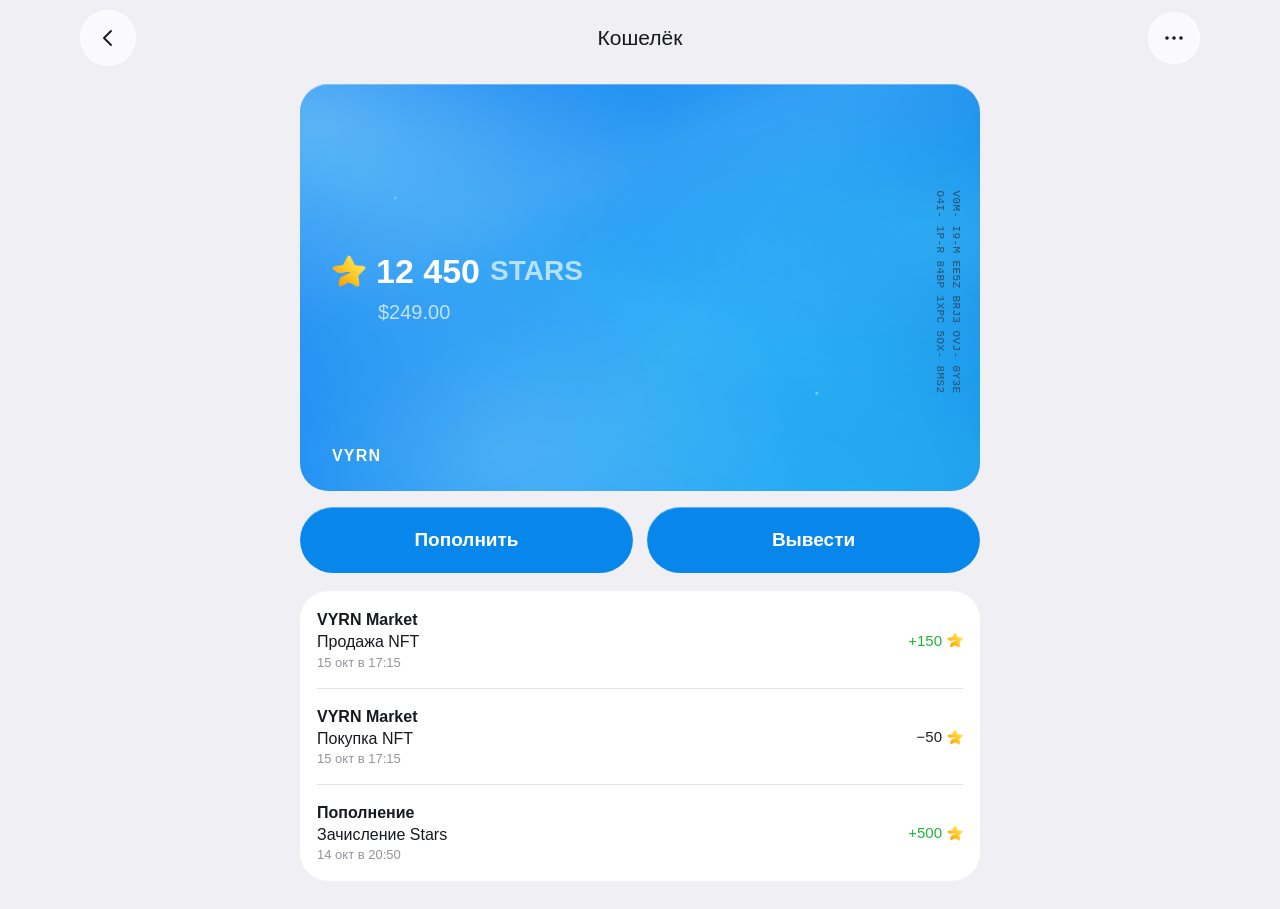
<file: wallet.html>
<!doctype html>
<html lang="ru">
<head>
  <meta charset="utf-8">
  <meta name="viewport" content="width=device-width, initial-scale=1">
  <meta name="theme-color" content="#f0eff4">
  <title>Деньги | VYRN</title>
  <link rel="stylesheet" href="style.css?v=wallet-steady-glints-20261018">
  <script src="https://telegram.org/js/telegram-web-app.js"></script>
  <script src="script.js?v=wallet-motion-20261018" defer></script>
</head>
<body class="wallet-screen">
  <header class="wallet-header">
    <a class="wallet-back" href="index.html#home" aria-label="Назад">
      <svg viewBox="0 0 24 24" aria-hidden="true"><path d="m15 5-7 7 7 7" /></svg>
    </a>
    <h1>Кошелёк</h1>
    <div class="wallet-header-actions">
      <button class="wallet-header-button is-more" type="button" aria-label="Ещё" aria-expanded="false" aria-controls="wallet-more-menu">
        <svg viewBox="0 0 24 24" aria-hidden="true"><circle cx="5" cy="12" r="1.8"/><circle cx="12" cy="12" r="1.8"/><circle cx="19" cy="12" r="1.8"/></svg>
      </button>
      <div class="wallet-more-menu" id="wallet-more-menu" hidden>
        <button class="wallet-menu-item wallet-transfer-action" type="button">
          <svg class="wallet-menu-icon" viewBox="0 0 24 24" aria-hidden="true"><path d="M3 8h17l-4-4m5 12H4l4 4"/></svg>
          <span>Перевести</span>
        </button>
        <button class="wallet-menu-item wallet-currency-toggle" type="button" aria-expanded="false" aria-controls="wallet-currency-options">
          <svg class="wallet-menu-icon" viewBox="0 0 24 24" aria-hidden="true"><circle cx="12" cy="12" r="9"/><path d="M3 12h18M12 3a15 15 0 0 1 0 18M12 3a15 15 0 0 0 0 18"/></svg>
          <span class="wallet-menu-copy">
            <span>Валюта</span>
            <span class="wallet-menu-current">USD</span>
          </span>
          <svg viewBox="0 0 24 24" aria-hidden="true"><path d="m6 9 6 6 6-6" /></svg>
        </button>
        <div class="wallet-currency-options" id="wallet-currency-options" hidden>
          <button class="wallet-currency-option is-selected" type="button" data-wallet-currency="usd" aria-pressed="true">USD</button>
          <button class="wallet-currency-option" type="button" data-wallet-currency="rub" aria-pressed="false">RUB</button>
        </div>
      </div>
    </div>
  </header>
  <main class="wallet-page">
    <section class="wallet-balance-card" aria-label="Баланс кошелька">
      <span class="wallet-card-spark wallet-spark-one" aria-hidden="true">✦</span>
      <span class="wallet-card-spark wallet-spark-two" aria-hidden="true">✦</span>
      <span class="wallet-card-spark wallet-spark-three" aria-hidden="true">✦</span>
      <span class="wallet-card-spark wallet-spark-four" aria-hidden="true">✦</span>
      <span class="wallet-card-spark wallet-spark-five" aria-hidden="true">✦</span>
      <div class="wallet-card-balance">
        <img src="stars.png" alt="" aria-hidden="true">
        <span class="wallet-balance-value" data-wallet-balance>12 450</span>
        <span class="wallet-currency">STARS</span>
      </div>
      <p class="wallet-balance-usd">$249,00</p>
      <span class="wallet-account-name"></span>
      <button class="wallet-card-network" type="button" aria-label="Скопировать адрес кошелька"></button>
    </section>
    <div class="wallet-actions" aria-label="Операции с кошельком">
      <button class="wallet-action" type="button">
        <span>Пополнить</span>
      </button>
      <button class="wallet-action" type="button">
        <span>Вывести</span>
      </button>
    </div>
    <section class="wallet-transactions" aria-label="История операций">
      <article class="wallet-transaction">
        <span class="wallet-transaction-avatar is-person" aria-hidden="true" hidden>
          <img class="wallet-transaction-avatar-image" alt="" hidden>
        </span>
        <div class="wallet-transaction-copy">
          <strong>VYRN Market</strong>
          <span>Продажа NFT</span>
          <time datetime="2026-10-15T17:15">15 окт в 17:15</time>
        </div>
        <span class="wallet-transaction-amount is-positive">+150 <img src="stars.png" alt="Stars"></span>
      </article>
      <article class="wallet-transaction">
        <span class="wallet-transaction-avatar is-person" aria-hidden="true" hidden>
          <img class="wallet-transaction-avatar-image" alt="" hidden>
        </span>
        <div class="wallet-transaction-copy">
          <strong>VYRN Market</strong>
          <span>Покупка NFT</span>
          <time datetime="2026-10-15T17:15">15 окт в 17:15</time>
        </div>
        <span class="wallet-transaction-amount">−50 <img src="stars.png" alt="Stars"></span>
      </article>
      <article class="wallet-transaction">
        <span class="wallet-transaction-avatar is-deposit" aria-hidden="true" hidden>
          <img class="wallet-transaction-avatar-image" alt="" hidden>
        </span>
        <div class="wallet-transaction-copy">
          <strong>Пополнение</strong>
          <span>Зачисление Stars</span>
          <time datetime="2026-10-14T20:50">14 окт в 20:50</time>
        </div>
        <span class="wallet-transaction-amount is-positive">+500 <img src="stars.png" alt="Stars"></span>
      </article>
    </section>
  </main>
  <div class="wallet-toast" role="status" aria-live="polite" hidden></div>
</body>
</html>
</file>
<file: style.css>
* {
  scrollbar-width: none;
  -ms-overflow-style: none;
}

*::-webkit-scrollbar {
  display: none;
  width: 0;
  height: 0;
}

:focus:not(:focus-visible) {
  outline: none !important;
  box-shadow: none !important;
}

html.has-pointer-focus :focus,
html.has-pointer-focus :focus-visible,
html.has-pointer-focus :focus-within {
  outline: none !important;
}

html.has-pointer-focus :focus,
html.has-pointer-focus :focus-visible {
  box-shadow: none !important;
}

body {
  margin: 0;
  min-height: 100vh;
  background: #f5f5f5;
  color: #ffffff;
  font-family: "SF Pro Display", "SF Pro Text", -apple-system, BlinkMacSystemFont, "Segoe UI", sans-serif;
}

.site-header {
  position: sticky;
  z-index: 20;
  top: 0;
  min-height: 56px;
  padding: 0 5vw;
  display: flex;
  align-items: center;
  justify-content: space-between;
  background: #f5f5f5;
}

.brand {
  color: #111318;
  font-size: 1.5rem;
  font-weight: 700;
  text-decoration: none;
}

.star-balance {
display: flex;
    align-items: center;
    gap: 6px;
    padding: 6px 10px 6px 6px;
    border-radius: 999px;
    background: rgba(255, 255, 255, 0.78);
    color: #202127;
    font-size: 15px;
    line-height: 1;
}

.star-balance span {
  font-family: "Inter", "SF Pro Text", sans-serif;
  font-size: 27px;
  font-weight: 600;
  letter-spacing: -0.5px;
  font-variant-numeric: tabular-nums;
}

.star-balance img {
  display: block;
  width: 20px;
  height: 20px;
  object-fit: contain;
}

#home {
  padding: 16px 16px calc(120px + env(safe-area-inset-bottom, 0px));
}

.welcome-hero {
  position: relative;
  display: flex;
  min-height: 0;
  max-width: 1120px;
  align-items: flex-start;
  box-sizing: border-box;
  margin: 0 auto;
  padding: 20px 24px 8px;
  overflow: hidden;
  border-radius: 24px;
  background:
    radial-gradient(ellipse at 76% 100%, rgba(255, 255, 255, 0.38), transparent 42%),
    radial-gradient(ellipse at 2% 0%, rgba(126, 159, 255, 0.3), transparent 46%),
    radial-gradient(circle at 56% 18%, rgba(255, 255, 255, 0.54) 0 1px, transparent 2px),
    radial-gradient(circle at 86% 28%, rgba(255, 255, 255, 0.46) 0 1px, transparent 2px),
    linear-gradient(115deg, #b5c4ff 0%, #dedbff 52%, #c4d9ff 100%);
}

.resource-panel {
  display: flex;
  flex-direction: column;
  gap: 12px;
  max-width: 1120px;
  box-sizing: border-box;
  margin: 14px auto 0;
  padding: 14px 18px;
  border: 1px solid rgba(255, 255, 255, 0.86);
  border-radius: 18px;
  background: rgba(255, 255, 255, 0.78);
  box-shadow: 0 10px 28px rgba(64, 78, 120, 0.08), inset 0 1px 0 #fff;
  color: #202127;
}

.resource-panel-header {
  display: flex;
  align-items: center;
  justify-content: space-between;
  gap: 12px;
}

.resource-panel-header h2 {
  margin: 0;
  font-size: 16px;
  font-weight: 600;
  line-height: 1.2;
}

.wallet-open {
  display: inline-flex;
  min-height: 36px;
  align-items: center;
  justify-content: center;
  padding: 0 16px;
  border: 0;
  border-radius: 10px;
  background: #287be8;
  color: #fff;
  font: inherit;
  font-size: 13px;
  font-weight: 600;
  cursor: pointer;
  text-decoration: none;
}

.wallet-open:focus-visible {
  outline: 2px solid #2586e8;
  outline-offset: 2px;
}

.resource-items {
  display: grid;
  grid-template-columns: 1fr 1fr 1.18fr;
}

.home-action-grid {
  display: grid;
  grid-template-columns: repeat(2, minmax(0, 1fr));
  gap: 12px;
  max-width: 800px;
  margin: 12px auto 0;
}

.home-action-card {
  display: flex;
  min-width: 0;
  min-height: 92px;
  align-items: center;
  gap: 12px;
  padding: 11px 12px;
  border: 1px solid #e3e8f0;
  border-radius: 16px;
  background: rgba(255, 255, 255, 0.72);
  color: #202733;
  font: inherit;
  text-align: left;
  cursor: pointer;
  transition: background-color 160ms ease, border-color 160ms ease, transform 160ms ease;
}

.home-action-icon {
  display: grid;
  width: 46px;
  height: 46px;
  flex: 0 0 46px;
  place-items: center;
  border-radius: 12px;
  color: #fff;
}

.home-action-icon.is-capsule { background: #895df0; }
.home-action-icon.is-upgrade { background: #3287f5; }
.home-action-icon.is-market { background: #10b98d; }
.home-action-icon.is-tournament { background: #ff9e26; }

.home-action-icon svg {
  width: 28px;
  height: 28px;
  fill: currentColor;
  stroke: none;
}

.home-action-icon.is-capsule svg {
  transform: rotate(45deg);
}

.home-action-copy {
  display: flex;
  min-width: 0;
  flex: 1 1 auto;
  flex-direction: column;
  gap: 4px;
}

.home-action-copy strong {
  font-size: 15px;
  font-weight: 600;
  line-height: 1.2;
}

.home-action-copy > span {
  color: #758196;
  font-size: 12px;
  line-height: 1.25;
}

.home-action-chevron {
  width: 16px;
  height: 16px;
  flex: 0 0 16px;
  margin-left: auto;
  fill: none;
  stroke: #8794a8;
  stroke-linecap: round;
  stroke-linejoin: round;
  stroke-width: 1.8;
}

.home-action-card:hover {
  border-color: #d4dce8;
  background: rgba(255, 255, 255, 0.94);
  transform: translateY(-2px);
}

.home-action-card:focus-visible {
  outline: 2px solid #2586e8;
  outline-offset: 2px;
}

.collection-panel {
  max-width: 1120px;
  margin: 16px auto 0;
  padding: 16px;
  border: 1px solid rgba(255, 255, 255, 0.88);
  border-radius: 24px;
  background: rgba(255, 255, 255, 0.78);
  box-shadow: 0 10px 28px rgba(64, 78, 120, 0.08), inset 0 1px 0 #fff;
  color: #17191f;
}

.collection-heading {
  display: flex;
  align-items: center;
  justify-content: space-between;
  gap: 12px;
  margin-bottom: 14px;
}

.collection-heading h2 {
  margin: 0;
  font-size: 22px;
  font-weight: 700;
  line-height: 1.1;
}

.collection-title-group {
  display: flex;
  min-width: 0;
  align-items: baseline;
  gap: 8px;
}

.collection-total {
  color: #858992;
  font-size: 13px;
  font-weight: 500;
  white-space: nowrap;
}

.collection-link {
  display: inline-flex;
  min-height: 34px;
  align-items: center;
  gap: 5px;
  padding: 0 10px 0 12px;
  border-radius: 999px;
  background: #e7edff;
  color: #202127;
  font-size: 14px;
  text-decoration: none;
  white-space: nowrap;
}

.collection-link svg {
  width: 16px;
  height: 16px;
  fill: none;
  stroke: currentColor;
  stroke-linecap: round;
  stroke-linejoin: round;
  stroke-width: 2;
}

.collection-link:focus-visible {
  outline: 2px solid #2586e8;
  outline-offset: 2px;
}

.collection-preview-grid {
  display: grid;
  grid-template-columns: repeat(3, minmax(0, 1fr));
  gap: 8px;
}

.collection-preview-grid img {
  display: block;
  width: 100%;
  aspect-ratio: 1;
  border-radius: 12px;
  object-fit: cover;
  background: #f0f2f4;
}

.daily-quests {
  position: relative;
  min-height: 222px;
  max-width: 1120px;
  box-sizing: border-box;
  margin: 16px auto 0;
  padding: 24px 32px;
  overflow: hidden;
  border: 1px solid rgba(255, 255, 255, 0.78);
  border-radius: 24px;
  background:
    radial-gradient(ellipse at 72% 100%, rgba(255, 255, 255, 0.48), transparent 45%),
    radial-gradient(ellipse at 0% 0%, rgba(255, 255, 255, 0.38), transparent 48%),
    linear-gradient(112deg, #d9ddff 0%, #ccd9ff 54%, #b9d3ff 100%);
  box-shadow: 0 10px 28px rgba(64, 78, 120, 0.08), inset 0 1px 0 rgba(255, 255, 255, 0.8);
  color: #111318;
}

.daily-quests-copy {
  position: relative;
  z-index: 2;
  width: 62%;
  max-width: 520px;
}

.daily-quests-badge {
  display: inline-flex;
  align-items: center;
  gap: 8px;
  margin: 0 0 16px;
  padding: 4px 10px 4px 5px;
  border-radius: 999px;
  background: rgba(255, 255, 255, 0.46);
  color: #222431;
  font-size: 14px;
  font-weight: 600;
}

.daily-quests-badge span {
  display: grid;
  width: 22px;
  height: 22px;
  place-items: center;
  border-radius: 50%;
  background: #3284f5;
  color: #fff;
  font-size: 13px;
}

.daily-quests h2 {
  max-width: 500px;
  margin: 0;
  color: #10131a;
  font-size: 26px;
  font-weight: 700;
  line-height: 1.12;
}

.daily-quests-action {
  display: inline-flex;
  min-height: 46px;
  align-items: center;
  justify-content: center;
  margin-top: 20px;
  padding: 0 24px;
  border: 0;
  border-radius: 999px;
  background: #1683f4;
  box-shadow: 0 8px 18px rgba(27, 107, 221, 0.18);
  color: #fff;
  font: inherit;
  font-size: 15px;
  font-weight: 600;
  cursor: pointer;
  transition: background-color 160ms ease, transform 160ms ease;
}

.daily-quests-action:hover {
  background: #0875e8;
  transform: translateY(-1px);
}

.daily-quests-action:focus-visible {
  outline: 2px solid #145ab8;
  outline-offset: 3px;
}

.daily-quests-art {
  position: absolute;
  z-index: 1;
  top: 0;
  right: 0;
  width: 46%;
  height: 100%;
  pointer-events: none;
}

.daily-quests-gem-effect {
  position: absolute;
  z-index: 0;
  top: -34px;
  right: 44px;
  width: 184px;
  height: 184px;
  object-fit: contain;
  opacity: 0.5;
}

.daily-clipboard {
  position: absolute;
  z-index: 2;
  top: 24px;
  right: 76px;
  display: flex;
  width: 142px;
  height: 164px;
  flex-direction: column;
  justify-content: center;
  gap: 13px;
  box-sizing: border-box;
  padding: 30px 15px 12px;
  border: 2px solid rgba(255, 255, 255, 0.82);
  border-radius: 18px;
  background: linear-gradient(145deg, #fff 0%, #e7edff 100%);
  box-shadow: 0 16px 28px rgba(64, 91, 177, 0.22), inset 0 1px 0 #fff;
  transform: rotate(9deg);
}

.daily-clipboard-clip {
  position: absolute;
  top: -11px;
  left: 50%;
  width: 48px;
  height: 22px;
  border: 4px solid #a9c9ff;
  border-radius: 8px;
  background: linear-gradient(180deg, #719eff, #3368e7);
  box-shadow: 0 3px 8px rgba(57, 100, 207, 0.25);
  transform: translateX(-50%);
}

.daily-check-row {
  display: flex;
  align-items: center;
  gap: 9px;
}

.daily-checkmark {
  width: 18px;
  height: 10px;
  flex: 0 0 auto;
  border-bottom: 5px solid #3778f5;
  border-left: 5px solid #3778f5;
  border-radius: 2px;
  transform: rotate(-45deg) translateY(-3px);
}

.daily-rule {
  width: 72%;
  height: 4px;
  border-radius: 999px;
  background: #b9c9f4;
}

.daily-check-row:nth-of-type(3) .daily-rule {
  width: 88%;
}

.daily-quests-timer {
  position: absolute;
  z-index: 3;
  right: 16px;
  bottom: 20px;
  display: inline-flex;
  min-height: 38px;
  align-items: center;
  gap: 7px;
  padding: 0 12px;
  border: 1px solid rgba(255, 255, 255, 0.9);
  border-radius: 999px;
  background: rgba(255, 255, 255, 0.88);
  box-shadow: 0 4px 12px rgba(64, 78, 120, 0.1);
  color: #22242a;
  font-size: 14px;
  font-weight: 650;
  font-variant-numeric: tabular-nums;
  white-space: nowrap;
}

.daily-quests-timer svg {
  width: 18px;
  height: 18px;
  fill: none;
  stroke: currentColor;
  stroke-linecap: round;
  stroke-linejoin: round;
  stroke-width: 2;
}

.resource-item {
  display: flex;
  min-width: 0;
  align-items: center;
  gap: 10px;
}

.resource-item + .resource-item {
  padding-left: 16px;
  border-left: 1px solid #e5e8f0;
}

.resource-icon {
  display: block;
  width: 32px;
  height: 32px;
  flex: 0 0 auto;
  object-fit: contain;
}

.resource-details {
  display: flex;
  min-width: 0;
  flex-direction: column;
  gap: 3px;
}

.resource-value {
  font-family: "Inter", "SF Pro Text", sans-serif;
  color: #22242a;
  font-size: 27px;
  font-weight: 600;
  letter-spacing: -0.5px;
  line-height: 1.1;
  white-space: nowrap;
  font-variant-numeric: tabular-nums;
}

.resource-balance-value {
  font-family: "Inter", "SF Pro Text", sans-serif;
  font-size: 27px;
  font-weight: 600;
  letter-spacing: -0.5px;
  font-variant-numeric: tabular-nums;
}

.resource-label {
  color: #777b86;
  font-size: 11px;
  line-height: 1.1;
  white-space: nowrap;
}

.energy-add {
  display: grid;
  width: 30px;
  height: 30px;
  flex: 0 0 auto;
  place-items: center;
  margin-left: auto;
  padding: 0;
  border: 0;
  border-radius: 50%;
  background: #e6efff;
  color: #202a3a;
  font: inherit;
  font-size: 20px;
  line-height: 1;
  cursor: pointer;
}

.energy-add:focus-visible {
  outline: 2px solid #2586e8;
  outline-offset: 2px;
}

.welcome-hero::before {
  position: absolute;
  z-index: 0;
  right: 0;
  bottom: 0;
  width: 100%;
  height: 100%;
  background: repeating-conic-gradient(
    from -18deg at 50% 50%,
    rgba(255, 255, 255, 0.34) 0deg 1deg,
    transparent 1deg 9deg
  );
  content: "";
  mask-image: radial-gradient(ellipse at 50% 50%, #000 0%, rgba(0, 0, 0, 0.78) 40%, transparent 78%);
  opacity: 0.72;
  pointer-events: none;
}

.welcome-copy {
  position: relative;
  z-index: 1;
  width: 50%;
  max-width: 390px;
}

.welcome-badge {
    display: inline-flex;
    align-items: center;
    gap: 6px;
    margin: 0 0 10px;
    padding: 7px 9px 7px 5px;
    border-radius: 999px;
    background: rgb(255 255 255 / 37%);
    color: #202127;
    font-size: 12px;
    font-weight: 600;
}

.welcome-badge span {
  display: grid;
  width: 17px;
  height: 17px;
  place-items: center;
  border-radius: 50%;
  background: #2586e8;
  color: #fff;
  font-size: 11px;
}

.welcome-hero h1 {
  max-width: 370px;
  margin: 0;
  color: #111318;
  font-size: 24px;
  font-weight: 750;
  line-height: 1.08;
}

.welcome-description {
  max-width: 350px;
  margin: 9px 0 0;
  color: #202127;
  font-size: 14px;
  line-height: 1.22;
}

.welcome-action {
  position: absolute;
  z-index: 2;
  left: 24px;
  bottom: 20px;
  display: inline-flex;
  min-height: 40px;
  align-items: center;
  gap: 8px;
  padding: 0 15px;
  border: 0;
  border-radius: 999px;
  background: #fff;
  color: #17181c;
  font: inherit;
  font-size: 14px;
  cursor: pointer;
}

.welcome-action svg {
  width: 15px;
  height: 15px;
  fill: currentColor;
}

.welcome-action:focus-visible {
  outline: 2px solid #2586e8;
  outline-offset: 3px;
}

.welcome-art {
  position: absolute;
  z-index: 1;
  top: 50%;
  right: 5%;
  width: 48%;
  height: 110%;
  object-fit: contain;
  object-position: center right;
  transform: translateY(-50%);
}

@media (max-width: 560px) {
  #home {
    padding: 12px 12px calc(120px + env(safe-area-inset-bottom, 0px));
  }

  .welcome-hero {
    min-height: 0;
    padding: 8px 16px 6px;
    border-radius: 20px;
  }

  .welcome-copy {
    width: 50%;
  }

  .welcome-badge {
    gap: 5px;
    margin-bottom: 8px;
    padding-right: 7px;
    font-size: 11px;
  }

  .welcome-badge span {
    width: 16px;
    height: 16px;
  }

  .welcome-hero h1 {
        font-size: 18px;
        line-height: 1.05;
      margin-top: 0;
  }

  .welcome-description {
      margin: 8px 0 0;
        font-size: 12.4px;
        line-height: 1.15;
  }

  .welcome-action {
    left: 16px;
    bottom: 16px;
    min-height: 38px;
    gap: 6px;
    padding: 0 12px;
    font-size: 13px;
  }

  .welcome-art {
    right: 5%;
    width: 48%;
    height: 100%;
  }

  .resource-panel {
    gap: 10px;
    padding: 10px;
    border-radius: 16px;
  }

  .resource-items {
    grid-template-columns: 1fr 1fr 1.16fr;
  }

  .resource-panel-header h2 {
    font-size: 15px;
  }

  .wallet-open {
    min-height: 32px;
    padding: 0 14px;
  }

  .home-action-grid {
    gap: 8px;
  }

  .home-action-card {
    min-height: 94px;
    gap: 9px;
    padding: 10px 9px;
    border-radius: 14px;
  }

  .home-action-icon {
    width: 44px;
    height: 44px;
    flex-basis: 44px;
    border-radius: 11px;
  }

  .home-action-icon svg {
    width: 24px;
    height: 24px;
  }

  .home-action-copy strong {
    font-size: 13px;
  }

  .home-action-copy > span {
    font-size: 11px;
  }

  .collection-panel {
    margin-top: 12px;
    padding: 12px;
    border-radius: 20px;
  }

  .collection-heading {
    margin-bottom: 10px;
  }

  .collection-heading h2 {
    font-size: 18px;
  }

  .collection-link {
    min-height: 30px;
    padding: 0 8px 0 10px;
    font-size: 12px;
  }

  .collection-preview-grid {
    gap: 6px;
  }

  .collection-preview-grid img {
    border-radius: 10px;
  }

  .collection-dot.is-active {
    width: 16px;
  }

  .daily-quests {
    min-height: 150px;
    margin-top: 12px;
    padding: 18px 16px;
    border-radius: 20px;
  }

  .daily-quests-copy {
    width: 61%;
  }

  .daily-quests-badge {
    gap: 6px;
    margin-bottom: 12px;
    padding-right: 8px;
    font-size: 11px;
  }

  .daily-quests-badge span {
    width: 19px;
    height: 19px;
    font-size: 11px;
  }

  .daily-quests h2 {
    font-size: 20px;
    line-height: 1.08;
  }

  .daily-quests-action {
    min-height: 40px;
    margin-top: 14px;
    padding: 0 14px;
    font-size: 12px;
  }

  .daily-quests-art {
    width: 48%;
  }

  .daily-quests-gem-effect {
    top: -4px;
    right: -4px;
    width: 124px;
    height: 124px;
    opacity: 0.38;
  }

  .daily-clipboard {
    top: 26px;
    right: 24px;
    width: 102px;
    height: 128px;
    gap: 10px;
    padding: 24px 11px 8px;
    border-radius: 14px;
  }

  .daily-clipboard-clip {
    width: 40px;
    height: 19px;
  }

  .daily-check-row {
    gap: 7px;
  }

  .daily-checkmark {
    width: 13px;
    height: 8px;
    border-width: 0 0 4px 4px;
  }

  .daily-rule {
    height: 3px;
  }

  .daily-quests-timer {
    right: 9px;
    bottom: 12px;
    min-height: 32px;
    gap: 5px;
    padding: 0 9px;
    font-size: 11px;
  }

  .daily-quests-timer svg {
    width: 15px;
    height: 15px;
  }


  .resource-item + .resource-item {
    padding-left: 8px;
  }

  .resource-icon {
    width: 24px;
    height: 24px;
  }

  .resource-value {
    font-size: 16px;
  }

  .resource-balance-value {
    font-size: 16px;
  }

  .resource-label {
    font-size: 9px;
  }

  .energy-add {
    width: 22px;
    height: 22px;
    font-size: 16px;
  }

  .resource-item-timer {
    gap: 5px;
  }

  .resource-item-timer .resource-value {
    font-size: 16px;
  }

  .star-balance span {
    font-size: 16px;
  }
}

@media (max-width: 430px) {
  .resource-balance-value {
    font-size: 16px;
  }
}

@media (max-width: 360px) {
  .daily-quests-copy {
    width: 57%;
  }

  .daily-quests h2 {
    font-size: 18px;
  }

  .daily-clipboard {
    right: 10px;
  }

  .home-action-grid {
    gap: 6px;
  }

  .home-action-card {
    min-height: 90px;
    gap: 7px;
    padding: 8px 7px;
  }

  .home-action-icon {
    width: 38px;
    height: 38px;
    flex-basis: 38px;
    border-radius: 10px;
  }

  .home-action-icon svg {
    width: 21px;
    height: 21px;
  }

  .home-action-copy strong {
    font-size: 12px;
  }

  .home-action-copy > span {
    font-size: 10px;
  }

  .home-action-chevron {
    width: 13px;
    height: 13px;
    flex-basis: 13px;
  }

  .resource-balance-value {
    font-size: 16px;
  }

  .resource-item-timer .resource-value {
    font-size: 14px;
  }

  .resource-item-energy .resource-value,
  .star-balance span {
    font-size: 14px;
  }

  .resource-item-timer .resource-label {
    max-width: 68px;
    font-size: 8px;
    white-space: normal;
    line-height: 1.05;
  }
}

.bottom-nav {
    position: fixed;
  z-index: 1000;
    right: 50%;
    bottom: calc(env(safe-area-inset-bottom, 0px) + 14px);
    display: grid;
    grid-template-columns: repeat(5, minmax(0, 1fr));
    width: min(460px, calc(100% - 32px));
    transform: translateX(50%);
    border: 1px solid rgba(255, 255, 255, 0.82);
    border-radius: 99px;
    background: rgba(255, 255, 255, 0.58);
    box-shadow: 0 10px 32px rgba(25, 35, 45, 0.14), inset 0 1px 0 rgba(255, 255, 255, 0.9);
    -webkit-backdrop-filter: blur(24px) saturate(180%);
    backdrop-filter: blur(24px) saturate(180%);
}

.nav-indicator {
  position: absolute;
  z-index: 0;
  top: 4px;
  bottom: 4px;
  left: 7px;
  width: var(--indicator-width, 0px);
  border-radius: 30px;
  background: rgba(215, 215, 215, 0.72);
  box-shadow: none;
  -webkit-backdrop-filter: blur(14px) saturate(180%);
  backdrop-filter: blur(14px) saturate(180%);
  pointer-events: none;
  transition: left 650ms cubic-bezier(0.2, 0.8, 0.2, 1);
}

.nav-indicator.is-moving {
  animation: liquid-stretch 680ms cubic-bezier(0.2, 0.8, 0.2, 1);
}

.bottom-nav.is-initializing .nav-indicator {
  transition: none;
  animation: none;
}

.bottom-nav.is-route-transitioning .nav-indicator {
  transition-duration: 320ms;
}

.bottom-nav.is-route-transitioning .nav-indicator.is-moving {
  animation-duration: 320ms;
}

@keyframes liquid-stretch {
  0%,
  100% {
    transform: scale(1, 1);
  }

  24% {
    transform: scale(1.34, 0.76);
  }

  54% {
    transform: scale(0.84, 1.2);
  }

  78% {
    transform: scale(1.08, 0.94);
  }
}

@keyframes reduced-liquid-stretch {
  0%,
  100% {
    transform: scale(1, 1);
  }

  50% {
    transform: scale(1.1, 0.94);
  }
}

.nav-button {
  position: relative;
  z-index: 1;
  display: flex;
  min-width: 0;
  min-height: 56px;
  flex-direction: column;
  align-items: center;
  justify-content: center;
  gap: 4px;
  border: 0;
  border-radius: 99px;
  background: transparent;
  color: #48494b;
  font: inherit;
  cursor: pointer;
  text-decoration: none;
  -webkit-tap-highlight-color: transparent;
}

.nav-button svg {
  width: 21px;
  height: 21px;
  fill: none;
  stroke: currentColor;
  stroke-linecap: round;
  stroke-linejoin: round;
  stroke-width: 1.8;
}

.nav-button span {
  overflow: hidden;
  max-width: 100%;
  font-size: 11px;
  line-height: 1.2;
  text-overflow: ellipsis;
  white-space: nowrap;
}

.nav-button.is-active {
  background: transparent;
  color: #2481cc;
  box-shadow: none;
}

.nav-button:focus-visible {
  outline: 2px solid #2481cc;
  outline-offset: 2px;
}

body.chats-screen {
  min-height: 100vh;
  color: #17191f;
}

.chats-screen .site-header {
  box-shadow: none;
}

.chats-page {
  min-height: calc(100vh - 56px);
  padding: 0 0 calc(88px + env(safe-area-inset-bottom, 0px));
  box-sizing: border-box;
}

.chats-search-panel {
  width: min(100%, 720px);
  max-height: 0;
  box-sizing: border-box;
  margin: 0 auto;
  padding: 0 10px;
  overflow: hidden;
  opacity: 0;
  transform: translateY(-18px);
  transition: max-height 360ms cubic-bezier(0.2, 0.8, 0.2, 1), padding 360ms cubic-bezier(0.2, 0.8, 0.2, 1), opacity 220ms ease, transform 360ms cubic-bezier(0.2, 0.8, 0.2, 1);
}

.chats-page.is-search-open .chats-search-panel {
  max-height: 66px;
  padding-top: 10px;
  padding-bottom: 10px;
  opacity: 1;
  transform: translateY(0);
}

.chats-search {
  width: 100%;
}

.chat-list {
  width: min(100%, 720px);
  margin: 0 auto;
}

@media (prefers-reduced-motion: reduce) {
  .chats-search-panel {
    transition: max-height 180ms ease, padding 180ms ease, opacity 120ms ease, transform 180ms ease;
  }
}

.chat-row {
  display: flex;
  width: 100%;
  min-height: 67px;
  align-items: center;
  gap: 12px;
  padding: 7px 10px;
  border: 0;
  background: #f5f5f5;
  color: #17191f;
  font: inherit;
  text-align: left;
  cursor: pointer;
  -webkit-tap-highlight-color: transparent;
}

.chat-row:active {
  background: #f4f5f7;
}

.chat-row + .chat-row {
  position: relative;
}

.chat-row + .chat-row::before {
  position: absolute;
  top: 0;
  right: 10px;
  left: 74px;
  height: 1px;
  background: #dedede;
  content: "";
}

.chat-row:focus-visible {
  position: relative;
  z-index: 1;
  outline: 2px solid #2481cc;
  outline-offset: -2px;
}

.chat-avatar {
  display: grid;
  width: 52px;
  height: 52px;
  flex: 0 0 52px;
  place-items: center;
  overflow: hidden;
  border-radius: 50%;
  color: #fff;
  font-size: 23px;
  font-weight: 700;
}

.chat-avatar-image {
  display: block;
  width: 100%;
  height: 100%;
  object-fit: cover;
}

.avatar-1 { background: linear-gradient(145deg, #c0a38d, #33271f); }
.avatar-2 { background: #eef1f7; color: #f46b42; font-size: 31px; }
.avatar-3 { background: linear-gradient(145deg, #7f1730, #161d2c); }
.avatar-4 { background: linear-gradient(145deg, #d8d3d7, #635f67); }
.avatar-5 { background: linear-gradient(145deg, #f4c949, #9a5120); }
.avatar-6 { background: linear-gradient(145deg, #9b76db, #342c67); }
.avatar-7 { background: linear-gradient(145deg, #e9a6b5, #9a3f6e); }
.avatar-8 { background: linear-gradient(145deg, #8bbf8a, #326550); }
.avatar-9 { background: linear-gradient(145deg, #f2bb7b, #bb5935); }
.avatar-10 { background: linear-gradient(145deg, #5e9dc7, #293f79); }
.avatar-11 { background: linear-gradient(145deg, #f7d36d, #dc6340); }
.avatar-12 { background: linear-gradient(145deg, #e6a45e, #774325); }
.avatar-13 { background: linear-gradient(145deg, #627ed2, #253762); }
.avatar-14 { background: linear-gradient(145deg, #7bc6d6, #33739e); }
.avatar-15 { background: linear-gradient(145deg, #be8e65, #67432e); }
.avatar-favorites { background: linear-gradient(90deg, #67a3ff, #418cff); }
.avatar-favorites svg { width: 34px; height: 30px; fill: #fff; }

.chat-copy {
  display: flex;
  min-width: 0;
  min-height: 48px;
  flex: 1;
  flex-direction: column;
  justify-content: center;
  gap: 4px;
}

.chat-heading,
.chat-preview {
  display: flex;
  min-width: 0;
  align-items: center;
  justify-content: space-between;
  gap: 8px;
}

.chat-name {
  display: inline-flex;
  min-width: 0;
  align-items: center;
  gap: 4px;
  overflow: hidden;
  font-size: 15px;
  font-weight: 600;
  line-height: 1.25;
  text-overflow: ellipsis;
  white-space: nowrap;
}

.channel-verified {
  width: 22px;
  height: 22px;
  flex: 0 0 22px;
}

.channel-verified path:last-child {
  transform: translate(33px, 25px) scale(0.68);
  transform-box: fill-box;
  transform-origin: center;
}

.chat-name:has(.channel-verified) {
  gap: 1px;
}

.chat-time {
  flex: 0 0 auto;
  color: #969ba3;
  font-size: 12px;
  font-weight: 400;
  line-height: 1;
  white-space: nowrap;
}

.chat-message {
  min-width: 0;
  overflow: hidden;
  color: #969ba3;
  font-size: 14px;
  font-weight: 400;
  line-height: 1.25;
  text-overflow: ellipsis;
  white-space: nowrap;
}

.chat-side {
  flex: 0 0 auto;
  font-size: 12px;
}

.chat-unread,
.chat-muted-count {
  display: grid;
  min-width: 21px;
  height: 21px;
  box-sizing: border-box;
  place-items: center;
  padding: 0 6px;
  border-radius: 999px;
  color: #fff;
  font-size: 12px;
  line-height: 1;
}

.chat-unread {
  width: 22px;
  height: 22px;
  flex: 0 0 22px;
  padding: 0;
  border-radius: 50%;
  background: #36a9e8;
  text-align: center;
  font-variant-numeric: tabular-nums;
}
.chat-muted-count { background: #c5c8cd; }
.chat-heart { color: #e84d56; font-size: 18px; }

.chat-kind-icon {
  width: 15px;
  height: 15px;
  flex: 0 0 15px;
  fill: #17191f;
  stroke: #17191f;
  stroke-linecap: round;
  stroke-linejoin: round;
  stroke-width: 1.8;
}

.chat-group-icon { fill: none; }

.chat-verified {
  display: inline-grid;
  width: 15px;
  height: 15px;
  flex: 0 0 15px;
  place-items: center;
  border-radius: 50%;
  background: #38a9e8;
}

.chat-verified svg {
  width: 11px;
  height: 11px;
  fill: none;
  stroke: #fff;
  stroke-linecap: round;
  stroke-linejoin: round;
  stroke-width: 2;
}

.conversation-dialog {
  position: fixed;
  inset: 0;
  display: none;
  width: 100vw;
  height: 100vh;
  height: 100dvh;
  max-width: none;
  max-height: none;
  box-sizing: border-box;
  margin: 0;
  padding: 0;
  overflow: hidden;
  border: 0;
  background: transparent;
  color: #172123;
}

.conversation-dialog[open] {
  display: flex;
}

.conversation-dialog::backdrop {
  background: rgba(19, 28, 25, 0.3);
}

.conversation-screen,
.conversation-profile {
  position: relative;
  display: flex;
  width: 100%;
  height: 100%;
  height: 100dvh;
  min-height: 0;
  flex-direction: column;
  overflow: hidden;
  box-sizing: border-box;
}

.conversation-screen {
  isolation: isolate;
  background: url("chat_bg.png") center / cover no-repeat;
}

.conversation-screen[hidden],
.conversation-profile[hidden] {
  display: none;
}

.conversation-header {
  z-index: 1;
  display: grid;
  min-height: 76px;
  flex: 0 0 auto;
  grid-template-columns: 60px minmax(0, 1fr);
  align-items: center;
  gap: 8px;
  padding: calc(8px + env(safe-area-inset-top, 0px)) 12px 8px;
}

.conversation-back,
.conversation-profile-back,
.conversation-peer,
.conversation-actions,
.conversation-input-shell,
.conversation-attach,
.conversation-send {
  box-sizing: border-box;
  border: 1px solid rgba(255, 255, 255, 0.32);
  background: rgba(255, 255, 255, 0.78);
  box-shadow: 0 1px 3px rgba(25, 35, 45, 0.025), inset 0 1px 0 rgba(255, 255, 255, 0.36);
  -webkit-backdrop-filter: blur(5px) saturate(115%);
  backdrop-filter: blur(5px) saturate(115%);
}

.conversation-back,
.conversation-profile-back {
  display: grid;
  width: 60px;
  height: 60px;
  place-items: center;
  border-radius: 50%;
  color: #172123;
  cursor: pointer;
}

.conversation-back svg,
.conversation-profile-back svg {
  width: 28px;
  height: 28px;
  fill: none;
  stroke: currentColor;
  stroke-linecap: round;
  stroke-linejoin: round;
  stroke-width: 2.4;
}

.conversation-peer {
  display: flex;
  min-width: 0;
  height: 60px;
  align-items: center;
  gap: 10px;
  padding: 4px 12px 4px 4px;
  overflow: hidden;
  border-radius: 36px;
  color: #172123;
  font: inherit;
  text-align: left;
  cursor: pointer;
}

.conversation-avatar-slot,
.conversation-profile-avatar-slot {
  display: grid;
  flex: 0 0 auto;
  place-items: center;
}

.conversation-peer-avatar {
  width: 48px;
  height: 48px;
  flex: 0 0 48px;
  font-size: 22px;
}

.conversation-peer-copy {
  display: flex;
  min-width: 0;
  flex-direction: column;
  gap: 2px;
}

.conversation-peer-name {
  overflow: hidden;
  font-size: 21px;
  font-weight: 700;
  line-height: 1.1;
  text-overflow: ellipsis;
  white-space: nowrap;
}

.conversation-peer-name .channel-verified {
  width: 36px;
  height: 36px;
  flex-basis: 36px;
  vertical-align: middle;
  transform: translateY(-2px);
}

.conversation-peer-status {
  overflow: hidden;
  color: #7d8582;
  font-size: 14px;
  line-height: 1.2;
  text-overflow: ellipsis;
  white-space: nowrap;
}

.conversation-actions {
  display: flex;
  height: 60px;
  align-items: center;
  justify-content: space-evenly;
  border-radius: 32px;
}

.conversation-actions[hidden],
.conversation-attach[hidden],
.conversation-input-shell[hidden],
.conversation-send[hidden] {
  display: none;
}

.conversation-actions button,
.conversation-gif,
.conversation-attach,
.conversation-send {
  display: grid;
  flex: 0 0 auto;
  place-items: center;
  padding: 0;
  border: 0;
  background: transparent;
  color: #263436;
  cursor: pointer;
}

.conversation-actions button {
  width: 40px;
  height: 60px;
}

.conversation-actions svg {
  width: 23px;
  height: 23px;
  fill: none;
  stroke: currentColor;
  stroke-linecap: round;
  stroke-linejoin: round;
  stroke-width: 2;
}

.conversation-actions .btn-menu-item-icon {
  display: grid;
  width: 28px;
  height: 27px;
  place-items: center;
}

.conversation-actions .btn-menu-item-icon svg {
  width: 28px;
  height: 27px;
  stroke: #242424;
  stroke-width: 1.45;
}

.conversation-messages {
  position: relative;
  display: flex;
  box-sizing: border-box;
  min-height: 0;
  flex: 1;
  flex-direction: column;
  gap: 10px;
  margin-top: calc(-92px - env(safe-area-inset-top, 0px));
  padding: calc(104px + env(safe-area-inset-top, 0px)) 14px calc(96px + env(safe-area-inset-bottom, 0px));
  overflow-x: hidden;
  overflow-y: auto;
  scrollbar-width: none;
  -webkit-mask-image: linear-gradient(to bottom, transparent 0, rgba(0, 0, 0, 0.48) 52px, rgba(0, 0, 0, 0.86) 104px, #000 144px, #000 calc(100% - 144px), rgba(0, 0, 0, 0.86) calc(100% - 104px), rgba(0, 0, 0, 0.48) calc(100% - 52px), transparent 100%);
  mask-image: linear-gradient(to bottom, transparent 0, rgba(0, 0, 0, 0.48) 52px, rgba(0, 0, 0, 0.86) 104px, #000 144px, #000 calc(100% - 144px), rgba(0, 0, 0, 0.86) calc(100% - 104px), rgba(0, 0, 0, 0.48) calc(100% - 52px), transparent 100%);
}

.conversation-messages::-webkit-scrollbar {
  display: none;
}

.conversation-date {
  align-self: center;
  margin: 2px 0 6px;
  padding: 5px 11px;
  border-radius: 16px;
  background: rgba(77, 91, 67, 0.28);
  color: #fff;
  font-size: 12px;
  line-height: 1;
  text-transform: uppercase;
}

.conversation-message-list {
  display: flex;
  flex-direction: column;
  gap: 8px;
}

.conversation-message {
  display: flex;
  width: 100%;
  flex: 0 0 auto;
}

.conversation-message.is-incoming {
  justify-content: flex-start;
}

.conversation-message.is-outgoing {
  justify-content: flex-end;
}

.conversation-message.is-action-target {
  position: relative;
  z-index: 9;
}

.conversation-screen > .message-action-copy {
  position: fixed;
  z-index: 9;
  box-sizing: border-box;
  margin: 0;
  pointer-events: none;
  opacity: 1;
  transform: none;
  animation: none;
}

.message-action-copy .conversation-bubble {
  opacity: 1;
  transform: none;
  animation: none;
}

.conversation-bubble {
  display: flex;
  max-width: min(82%, 520px);
  flex-direction: column;
  gap: 3px;
  padding: 8px 10px 5px;
  border-radius: 14px;
  box-shadow: 0 1px 1px rgba(25, 40, 31, 0.12);
  color: #20282a;
  font-size: 16px;
  line-height: 1.3;
  overflow-wrap: anywhere;
}

.is-outgoing .conversation-bubble {
  -webkit-user-select: none;
  user-select: none;
}

.conversation-message.is-appearance-pending .conversation-bubble {
  opacity: 0;
  transform: translate3d(var(--message-origin-x, 0), var(--message-origin-y, 0), 0) scale(0.12);
}

.conversation-message.is-appearing .conversation-bubble {
  transform-origin: center;
  animation: conversation-message-enter 380ms cubic-bezier(0.18, 0.78, 0.22, 1) both;
}

.is-incoming .conversation-bubble {
  border-bottom-left-radius: 4px;
  background: rgba(255, 255, 255, 0.96);
}

.is-outgoing .conversation-bubble {
  border-bottom-right-radius: 4px;
  background: #e5ffc9;
}

.conversation-message-meta {
  display: flex;
  min-height: 14px;
  align-items: center;
  justify-content: flex-end;
  gap: 4px;
  color: #969f9d;
  font-size: 11px;
  line-height: 1;
}

.conversation-message-checks {
  display: inline-flex;
  width: 14px;
  height: 14px;
  flex: 0 0 14px;
  align-items: center;
  color: #42bd69;
}

.conversation-message.is-appearing .conversation-message-checks {
  transform-origin: center;
  animation: conversation-checks-enter 180ms ease-out 130ms both;
}

@keyframes conversation-message-enter {
  from {
    opacity: 0;
    transform: translate3d(var(--message-origin-x, 0), var(--message-origin-y, 0), 0) scale(0.12);
  }

  to {
    opacity: 1;
    transform: translate3d(0, 0, 0) scale(1);
  }
}

@keyframes conversation-checks-enter {
  from {
    opacity: 0;
    transform: scale(0.65);
  }

  to {
    opacity: 1;
    transform: scale(1);
  }
}

.conversation-message-checks svg {
  display: block;
  width: 14px;
  height: 14px;
  fill: none;
  stroke: currentColor;
  stroke-linecap: round;
  stroke-linejoin: round;
  stroke-width: 2;
}

.conversation-composer {
  position: absolute;
  z-index: 1;
  right: 0;
  bottom: 0;
  left: 0;
  display: flex;
  min-height: 64px;
  flex: 0 0 auto;
  align-items: center;
  gap: 8px;
  padding: 8px 12px calc(10px + env(safe-area-inset-bottom, 0px));
  background: transparent;
  -webkit-backdrop-filter: none;
  backdrop-filter: none;
}

.conversation-readonly {
  justify-content: center;
}

.conversation-readonly-notice {
  display: flex;
  min-width: 0;
  min-height: 48px;
  flex: 1;
  align-items: center;
  justify-content: center;
  gap: 8px;
  padding: 0 16px;
  border-radius: 999px;
  background: rgba(255, 255, 255, 0.82);
  color: #68736e;
  font-size: 14px;
}

.conversation-readonly-notice[hidden] {
  display: none;
}

.conversation-readonly-notice svg {
  width: 18px;
  height: 18px;
  flex: 0 0 18px;
  fill: none;
  stroke: currentColor;
  stroke-linecap: round;
  stroke-linejoin: round;
  stroke-width: 1.8;
}

.conversation-input-shell {
  display: flex;
  min-width: 0;
  height: 52px;
  flex: 1;
  align-items: center;
  gap: 0;
  padding: 0 14px;
  border-radius: 999px;
}

.conversation-input {
  min-width: 0;
  height: 48px;
  flex: 1;
  padding: 0;
  border: 0;
  outline: 0;
  background: transparent;
  color: #172123;
  font: inherit;
  font-size: 18px;
}

.conversation-input::placeholder {
  color: #969e9e;
}

.conversation-attach {
  width: 48px;
  height: 48px;
  border-radius: 50%;
  border: 1px solid rgba(255, 255, 255, 0.32);
  background: rgba(255, 255, 255, 0.78);
  box-shadow: 0 1px 3px rgba(25, 35, 45, 0.025), inset 0 1px 0 rgba(255, 255, 255, 0.36);
  color: #35413d;
  -webkit-backdrop-filter: blur(5px) saturate(115%);
  backdrop-filter: blur(5px) saturate(115%);
}

.conversation-attach svg {
  width: 27px;
  height: 27px;
  fill: currentColor;
  stroke: currentColor;
  stroke-linecap: round;
  stroke-linejoin: round;
  stroke-width: 3;
}

.conversation-send {
  width: 48px;
  height: 48px;
  flex: 0 0 48px;
  border-radius: 50%;
  border: 0;
  background: #1b92d1;
  box-shadow: 0 2px 5px rgba(27, 146, 209, 0.2);
  color: #fff;
}

.conversation-send svg {
  width: 28px;
  height: 28px;
  transform: translateY(0.3px);
  fill: currentColor;
  stroke: none;
}

.conversation-profile {
  background: #ebe5e5;
}

.message-action-scrim {
  position: fixed;
  z-index: 8;
  inset: 0;
  display: block;
  width: 100%;
  height: 100%;
  padding: 0;
  border: 0;
  background: rgba(16, 22, 29, 0.24);
  -webkit-backdrop-filter: blur(5px) brightness(0.7);
  backdrop-filter: blur(5px) brightness(0.7);
  cursor: default;
}

.message-action-scrim[hidden],
.message-action-menu[hidden] {
  display: none;
}

.message-action-menu {
  position: fixed;
  z-index: 10;
  width: min(180px, calc(100vw - 24px));
  box-sizing: border-box;
  padding: 5px;
  overflow: hidden;
  border: 1px solid rgba(255, 255, 255, 0.56);
  border-radius: 13px;
  background: rgba(255, 255, 255, 0.96);
  color: #202127;
  box-shadow: 0 8px 28px rgba(0, 0, 0, 0.24);
  -webkit-backdrop-filter: blur(14px) saturate(125%);
  backdrop-filter: blur(14px) saturate(125%);
  transform-origin: top center;
  animation: message-menu-enter 150ms ease-out both;
}

.message-delete-action {
  display: flex;
  width: 100%;
  min-height: 44px;
  align-items: center;
  gap: 10px;
  padding: 0 12px;
  border: 0;
  border-radius: 9px;
  background: transparent;
  color: #e5484d;
  font: inherit;
  font-size: 15px;
  font-weight: 600;
  text-align: left;
  cursor: pointer;
}

.message-delete-action:active {
  background: rgba(229, 72, 77, 0.1);
}

.message-delete-action svg {
  width: 19px;
  height: 19px;
  flex: 0 0 19px;
  fill: none;
  stroke: currentColor;
  stroke-linecap: round;
  stroke-linejoin: round;
  stroke-width: 1.8;
}

@keyframes message-menu-enter {
  from {
    opacity: 0;
    transform: translateY(-5px) scale(0.96);
  }

  to {
    opacity: 1;
    transform: translateY(0) scale(1);
  }
}

@media (prefers-reduced-motion: reduce) {
  .conversation-message.is-appearing .conversation-bubble {
    animation-duration: 180ms;
  }

  .conversation-message.is-appearing .conversation-message-checks {
    animation-duration: 120ms;
    animation-delay: 40ms;
  }
}

.profile-page.player-profile-page {
  width: 100%;
  height: 100%;
  min-height: 0;
  flex: 1 1 auto;
  padding: 56px 20px 32px;
  overflow-x: hidden;
  overflow-y: auto;
  overscroll-behavior: contain;
}

.player-profile-avatar-art {
  display: grid;
  width: 100%;
  height: 100%;
  place-items: center;
  border-radius: inherit;
  color: #fff;
  font-size: 42px;
  font-weight: 700;
}

.conversation-back:focus-visible,
.conversation-peer:focus-visible,
.conversation-actions button:focus-visible,
.conversation-gif:focus-visible,
.conversation-attach:focus-visible,
.conversation-send:focus-visible,
.conversation-profile-back:focus-visible {
  outline: 2px solid #2586e8;
  outline-offset: 2px;
}

@media (max-width: 420px) {
  .conversation-header {
    grid-template-columns: 60px minmax(0, 1fr);
    gap: 6px;
    padding-right: 8px;
    padding-left: 8px;
  }

  .conversation-back {
    width: 60px;
    height: 60px;
  }

  .conversation-peer {
    gap: 7px;
    padding-right: 8px;
  }

  .conversation-peer-name {
    font-size: 18px;
  }

  .conversation-peer-status {
    font-size: 12px;
  }

  .conversation-actions button {
    width: 34px;
    height: 60px;
  }

  .conversation-messages {
    padding-right: 10px;
    padding-left: 10px;
  }

  .conversation-composer {
    gap: 6px;
    padding-right: 8px;
    padding-left: 8px;
  }
}

.profile-page {
  position: relative;
  display: flex;
  min-height: 100vh;
  justify-content: center;
  align-items: flex-start;
  box-sizing: border-box;
  padding: 56px 20px 120px;
  text-align: center;
}

.profile-edit-button {
    position: absolute;
  z-index: 2;
    top: 18px;
    right: 20px;
    padding: 8px 15px;
    border: 1px solid #fff;
    border-radius: 99px;
    background: #f5f5f5;
    color: #48494b;
    font: inherit;
    font-size: 13px;
    cursor: pointer;
}

.market-screen {
  background: #f5f5f5;
  color: #17191f;
}

.market-page {
  max-width: 1120px;
  box-sizing: border-box;
  margin: 0 auto;
  padding: 24px 20px calc(112px + env(safe-area-inset-bottom, 0px));
}

.market-heading {
  margin: 0;
}

.market-heading h1 {
  margin: 0;
  color: #17191f;
  font-size: 28px;
  line-height: 1.15;
}

.market-tools {
  display: grid;
  grid-template-columns: minmax(180px, 1fr) minmax(170px, 0.58fr) minmax(190px, 0.68fr);
  gap: 10px;
}

.market-search,
.market-collection-select,
.market-sort-select {
  display: flex;
  min-width: 0;
  height: 46px;
  align-items: center;
  gap: 9px;
  box-sizing: border-box;
  padding: 0 13px;
  border: 1px solid #e4e5e9;
  border-radius: 999px;
  background: #fff;
  color: #696d76;
}

.market-search svg {
  width: 19px;
  height: 19px;
  flex: 0 0 auto;
  fill: none;
  stroke: currentColor;
  stroke-linecap: round;
  stroke-width: 1.8;
}

.market-search input,
.market-tools select {
  width: 100%;
  min-width: 0;
  border: 0;
  outline: 0;
  background: transparent;
  color: #24262c;
  font: inherit;
  font-size: 14px;
}

.market-tools select {
  height: 100%;
  cursor: pointer;
}

.market-search input::placeholder {
  color: #90939b;
}

.market-search:focus-within,
.market-collection-select:focus-within,
.market-sort-select:focus-within {
  outline: 2px solid #2586e8;
  outline-offset: 2px;
}

.market-grid {
  display: grid;
  grid-template-columns: repeat(4, minmax(0, 1fr));
  gap: 14px;
}

.market-card {
  min-width: 0;
  overflow: hidden;
  border: 1px solid #e6e7eb;
  border-radius: 12px;
  background: #fff;
  box-shadow: 0 3px 12px rgba(25, 35, 45, 0.035);
}

.market-card-image-frame {
  display: block;
  aspect-ratio: 1;
  overflow: hidden;
  background: #eceef3;
}

.market-card-image {
  display: block;
  width: 100%;
  height: 100%;
  object-fit: cover;
  transition: transform 180ms ease;
}

.market-card-image-frame:hover .market-card-image {
  transform: scale(1.025);
}

.market-card-content {
  padding: 12px;
}

.market-card-heading {
  display: flex;
  min-height: 34px;
  align-items: flex-start;
  justify-content: space-between;
  gap: 7px;
}

.market-card-name {
  min-width: 0;
  margin: 0;
  color: #202127;
  font-size: 14px;
  font-weight: 600;
  line-height: 1.3;
  text-decoration: none;
  overflow-wrap: anywhere;
}

.market-card-price {
  display: flex;
  min-height: 38px;
  flex-wrap: wrap;
  align-content: flex-start;
  align-items: center;
  gap: 2px 6px;
  padding-top: 2px;
  color: #252831;
}

.market-card-price-label {
  width: 100%;
  color: #858992;
  font-size: 11px;
  line-height: 1.2;
}

.market-card-price-value {
  font-size: 16px;
  font-weight: 650;
  font-variant-numeric: tabular-nums;
}

.market-card-price img {
  width: 17px;
  height: 17px;
  object-fit: contain;
}

.market-trade-nav {
  position: relative;
  display: flex;
  gap: 0;
  margin: 12px 0 16px;
  padding: 4px;
  border: 1px solid rgba(255, 255, 255, 0.82);
  border-radius: 999px;
  background: rgba(255, 255, 255, 0.58);
  box-shadow: 0 10px 32px rgba(25, 35, 45, 0.1), inset 0 1px 0 rgba(255, 255, 255, 0.9);
  -webkit-backdrop-filter: blur(24px) saturate(180%);
  backdrop-filter: blur(24px) saturate(180%);
}

.market-trade-indicator {
  position: absolute;
  z-index: 0;
  top: 4px;
  bottom: 4px;
  left: 4px;
  width: var(--market-indicator-width, calc(100% / 3));
  border-radius: 99px;
  background: rgba(215, 215, 215, 0.72);
  pointer-events: none;
  transition: left 650ms cubic-bezier(0.2, 0.8, 0.2, 1), width 650ms cubic-bezier(0.2, 0.8, 0.2, 1);
}

.market-trade-button {
  position: relative;
  z-index: 1;
  display: block;
  flex: 1;
  min-width: 0;
  min-height: 42px;
  padding: 0 12px;
  border: 0;
  border-radius: 999px;
  background: transparent;
  color: #626671;
  font: inherit;
  font-size: 14px;
  cursor: pointer;
  -webkit-tap-highlight-color: transparent;
}

.market-trade-button.is-active {
  color: #2481cc;
  font-weight: 600;
}

@media (prefers-reduced-motion: reduce) {
  .market-trade-indicator {
    transition-duration: 180ms;
  }
}

.market-trade-button:focus-visible {
  outline: 2px solid #2481cc;
  outline-offset: 1px;
}

.market-empty {
  margin: 30px 0;
  color: #777b84;
  font-size: 14px;
  text-align: center;
}

.market-empty[hidden] {
  display: none;
}

.profile-editor-dialog {
  position: fixed;
  inset: 0;
  width: 100vw;
  height: 100dvh;
  max-width: none;
  max-height: none;
  box-sizing: border-box;
  margin: 0;
  padding: 0;
  overflow: hidden;
  border: 0;
  background: #f5f5f5;
  color: #17171a;
}

.profile-editor-dialog::backdrop {
  background: rgba(25, 25, 32, 0.3);
}

.profile-editor-dialog[open] {
  animation: profile-editor-enter 280ms cubic-bezier(0.2, 0.8, 0.2, 1) both;
}

.profile-editor-dialog[open]::backdrop {
  animation: profile-editor-backdrop-enter 200ms ease-out both;
}

@keyframes profile-editor-enter {
  from {
    opacity: 0.65;
  }

  to {
    opacity: 1;
  }
}

@keyframes profile-editor-backdrop-enter {
  from {
    background: rgba(25, 25, 32, 0);
  }

  to {
    background: rgba(25, 25, 32, 0.3);
  }
}

@keyframes profile-editor-reduced-enter {
  from {
    opacity: 0.65;
  }

  to {
    opacity: 1;
  }
}

.profile-editor-form {
  position: relative;
  width: 100%;
  height: 100%;
}

.profile-editor-header {
  position: fixed;
  z-index: 3;
  inset: 0 0 auto;
  display: flex;
  align-items: flex-start;
  justify-content: space-between;
  box-sizing: border-box;
  padding: max(20px, env(safe-area-inset-top, 0px)) 17px 0;
  pointer-events: none;
}

.profile-editor-header button {
  min-width: 112px;
  height: 52px;
  padding: 0 18px;
  border: 1px solid rgba(255, 255, 255, 0.62);
  border-radius: 999px;
  background: rgba(255, 255, 255, 0.58);
  box-shadow: 0 5px 18px rgba(54, 54, 72, 0.06), inset 0 1px 0 rgba(255, 255, 255, 0.7);
  -webkit-backdrop-filter: blur(8px) saturate(120%);
  backdrop-filter: blur(8px) saturate(120%);
  color: #17171a;
  font: inherit;
  font-size: 17px;
  cursor: pointer;
  pointer-events: auto;
}

.profile-editor-save {
  font-weight: 750 !important;
}

.profile-editor-avatar {
  position: absolute;
  z-index: 2;
  top: 56px;
  left: 50%;
  display: grid;
  width: 112px;
  height: 112px;
  padding: 0;
  place-items: center;
  overflow: hidden;
  transform: translateX(-50%);
  border: 0;
  border-radius: 50%;
  background: transparent;
  color: transparent;
  cursor: default;
}

.profile-editor-avatar-image,
.profile-avatar-image {
  position: absolute;
  inset: 0;
  display: block;
  width: 100%;
  height: 100%;
  border-radius: inherit;
  object-fit: cover;
}

.profile-avatar {
  position: relative;
  overflow: hidden;
}

.profile-editor-scroll {
  position: relative;
  width: 100%;
  height: 100%;
  box-sizing: border-box;
  padding: max(205px, calc(env(safe-area-inset-top, 0px) + 187px)) 17px calc(32px + env(safe-area-inset-bottom, 0px));
  overflow-y: auto;
  overscroll-behavior: contain;
  scrollbar-width: none;
}

.profile-editor-scroll::-webkit-scrollbar {
  display: none;
}

.profile-editor-name-fields,
.profile-editor-about,
.profile-editor-birthday-row,
.profile-editor-settings {
  border-radius: 28px;
  background: #fff;
}

.profile-editor-name-fields {
  padding: 0 22px;
  overflow: hidden;
}

.profile-editor-name-fields label {
  display: block;
}

.profile-editor-name-fields label + label {
  border-top: 1px solid #e5e5e8;
}

.profile-editor-name-fields input {
  display: block;
  width: 100%;
  height: 67px;
  box-sizing: border-box;
  padding: 0;
  border: 0;
  outline: 0;
  background: transparent;
  color: #161619;
  font: inherit;
  font-size: 18px;
}

.profile-editor-name-fields input::placeholder,
.profile-editor-about textarea::placeholder {
  color: #c3c3c8;
  opacity: 1;
}

.profile-editor-hint {
  margin: 10px 22px 38px;
  color: #898990;
  font-size: 15px;
  line-height: 1.35;
  text-align: left;
}

.profile-editor-about {
  display: block;
  min-height: 68px;
  padding: 0 22px;
}

.profile-editor-about textarea {
  display: block;
  width: 100%;
  min-height: 68px;
  box-sizing: border-box;
  padding: 20px 0 12px;
  resize: none;
  border: 0;
  outline: 0;
  background: transparent;
  color: #161619;
  font: inherit;
  font-size: 18px;
}

.profile-editor-about-hint {
  margin-bottom: 40px;
}

.profile-editor-birthday-row {
  position: relative;
  display: flex;
  min-height: 72px;
  align-items: center;
  gap: 14px;
  padding: 0 19px;
  box-sizing: border-box;
}

.profile-editor-icon {
  display: grid;
  width: 40px;
  height: 40px;
  flex: 0 0 40px;
  place-items: center;
  border-radius: 11px;
  color: #fff;
  font-size: 22px;
  line-height: 1;
}

.profile-editor-icon svg {
  width: 23px;
  height: 23px;
  fill: none;
  stroke: currentColor;
  stroke-linecap: round;
  stroke-linejoin: round;
  stroke-width: 1.8;
}

.profile-editor-icon.is-birthday { background: #399cf0; }
.profile-editor-icon.is-phone { background: #4bd36c; }
.profile-editor-icon.is-username { background: #8272f5; }

.profile-editor-row-title {
  min-width: 0;
  color: #17171a;
  font-size: 17px;
  text-align: left;
}

.profile-editor-birthday-row input,
.profile-editor-setting-row input:not([type="checkbox"]):not([type="color"]) {
  min-width: 0;
  margin-left: auto;
  padding: 0;
  border: 0;
  outline: 0;
  background: transparent;
  color: #929298;
  font: inherit;
  font-size: 16px;
  text-align: right;
}

.profile-editor-birthday-row input {
  position: absolute;
  inset: 0 14px 0 auto;
  width: 150px;
  height: 100%;
  margin: 0;
  opacity: 0;
  cursor: pointer;
}

.profile-editor-birthday-value {
  margin-left: auto;
  color: #929298;
  font-size: 16px;
}

.profile-editor-birthday-hint {
  margin-top: 10px;
  margin-bottom: 40px;
}

.profile-editor-birthday-hint span {
  color: #3296ed;
}

.profile-editor-settings {
  padding: 0 19px;
  overflow: hidden;
}

.profile-editor-setting-row {
  position: relative;
  display: flex;
  min-height: 70px;
  align-items: center;
  gap: 14px;
}

.profile-editor-setting-row + .profile-editor-setting-row {
  border-top: 1px solid #e5e5e8;
}

.profile-editor-setting-row .profile-editor-row-title {
  flex: 1 1 auto;
  white-space: nowrap;
}

.profile-editor-setting-row input:not([type="checkbox"]):not([type="color"]) {
  width: 120px;
  flex: 0 1 42%;
}

.profile-editor-setting-row input::placeholder {
  color: #929298;
  opacity: 1;
}

.profile-editor-chevron {
  color: #b8b8bd;
  font-size: 25px;
  line-height: 1;
}

.profile-editor-error {
  margin: 0 12px 12px;
  color: #c62828;
  font-size: 14px;
  text-align: left;
}

.profile-editor-error[hidden] {
  display: none;
}

.visually-hidden {
  position: absolute;
  width: 1px;
  height: 1px;
  padding: 0;
  overflow: hidden;
  clip: rect(0, 0, 0, 0);
  white-space: nowrap;
  clip-path: inset(50%);
}

.profile-nft-tabs {
  position: relative;
  display: flex;
  width: min(100%, 340px);
  box-sizing: border-box;
  padding: 4px;
  border: 1px solid rgba(255, 255, 255, 0.82);
  border-radius: 999px;
  background: rgba(255, 255, 255, 0.58);
  box-shadow: 0 10px 32px rgba(25, 35, 45, 0.1), inset 0 1px 0 rgba(255, 255, 255, 0.9);
  -webkit-backdrop-filter: blur(24px) saturate(180%);
  backdrop-filter: blur(24px) saturate(180%);
  margin: 12px auto 0;
}

.profile-nft-indicator {
  position: absolute;
  z-index: 0;
  top: 4px;
  bottom: 4px;
  left: 4px;
  width: var(--profile-nft-indicator-width, calc(50% - 4px));
  border-radius: 99px;
  background: rgba(215, 215, 215, 0.72);
  pointer-events: none;
  transition: left 650ms cubic-bezier(0.2, 0.8, 0.2, 1), width 650ms cubic-bezier(0.2, 0.8, 0.2, 1);
}

.profile-nft-button {
  position: relative;
  z-index: 1;
  flex: 1;
  min-width: 0;
  min-height: 38px;
  padding: 8px 14px;
  border: 0;
  border-radius: 99px;
  background: transparent;
  color: #48494b;
  font: inherit;
  font-size: 13px;
  cursor: pointer;
}

.profile-nft-button.is-active {
  color: #2481cc;
  font-weight: 600;
}

@media (prefers-reduced-motion: reduce) {
  .profile-nft-indicator {
    transition-duration: 180ms;
  }
}

.profile-nft-grid {
  display: grid;
  grid-template-columns: repeat(3, minmax(0, 1fr));
  gap: 7px;
  margin-top: 12px;
}

.profile-nft-cell {
  display: block;
  width: 100%;
  padding: 0;
  aspect-ratio: 1;
  overflow: hidden;
  border: 1px solid #fff;
  border-radius: 14px;
  background: #f5f5f5;
  cursor: pointer;
}

.profile-nft-animation {
  display: block;
  width: 100%;
  height: 100%;
  background: #f5f5f5;
}

.profile-nft-animation svg,
.nft-modal-animation svg {
  display: block;
  width: 100%;
  height: 100%;
}

.profile-nft-animation.is-unavailable {
  display: grid;
  place-items: center;
  color: #48494b;
  font-size: 12px;
}

.profile-nft-preview {
  display: block;
  width: 100%;
  height: 100%;
  object-fit: cover;
}

.profile-nft-cell:focus-visible,
.nft-modal-close:focus-visible,
.nft-modal-confirm:focus-visible {
  outline: 2px solid #2481cc;
  outline-offset: 3px;
}

.nft-modal {
  position: fixed;
  inset: auto 14px 12px;
  width: min(420px, calc(100vw - 28px));
  max-width: none;
  max-height: min(88vh, 720px);
  margin: 0 auto;
  padding: 0;
  overflow: auto;
  border: 0;
  border-radius: 16px;
  background: #fff;
  color: #161616;
  box-shadow: 0 20px 60px rgba(0, 0, 0, 0.34);
}

.nft-modal::backdrop {
  background: rgba(0, 0, 0, 0.62);
  -webkit-backdrop-filter: blur(3px);
  backdrop-filter: blur(3px);
}

.nft-modal[open] {
  animation: nft-modal-enter 180ms ease-out both;
}

@keyframes nft-modal-enter {
  from {
    opacity: 0.8;
    transform: translateY(100%);
  }

  to {
    opacity: 1;
    transform: translateY(0);
  }
}

.nft-modal-art {
  position: relative;
  isolation: isolate;
  display: flex;
  min-height: 260px;
  flex-direction: column;
  align-items: center;
  justify-content: center;
  gap: 14px;
  padding: 24px 24px 0;
  overflow: hidden;
  background: transparent;
  color: #fff;
  text-align: center;
}

.nft-modal-backdrop[hidden] {
  display: none;
}

.nft-modal-backdrop {
  position: absolute;
  z-index: 0;
  inset: -4%;
  opacity: 0;
  filter: none;
  transform: none;
  pointer-events: none;
  transition: opacity 140ms ease-out;
}

.nft-modal-backdrop.is-ready,
.nft-modal-animation.is-ready {
  opacity: 1;
}

.nft-modal-backdrop svg {
  display: block;
  width: 100%;
  height: 100%;
}

.nft-modal-backdrop-preview {
  display: block;
  width: 100%;
  height: 100%;
  object-fit: cover;
}

.nft-modal-close {
  position: absolute;
  z-index: 2;
  top: 12px;
  right: 12px;
  display: grid;
  width: 36px;
  height: 36px;
  place-items: center;
  border: 0;
  border-radius: 50%;
  background: rgba(255, 255, 255, 0.12);
  color: #fff;
  cursor: pointer;
}

.nft-modal-close svg {
  width: 20px;
  height: 20px;
  fill: none;
  stroke: currentColor;
  stroke-linecap: round;
  stroke-width: 1.8;
}

.nft-modal-animation[hidden] {
  display: none;
}

.nft-modal-animation {
  position: absolute;
  z-index: 1;
  inset: 0;
  overflow: hidden;
  opacity: 0;
  transition: opacity 140ms ease-out;
}

.nft-modal-animation svg {
  width: 100%;
  height: 100%;
}

.nft-modal-preview {
  display: block;
  width: 100%;
  height: 100%;
  object-fit: cover;
}

.nft-modal-file {
  color: #2481cc;
  overflow-wrap: anywhere;
}

.nft-modal-heading h2 {
  position: relative;
  z-index: 1;
  margin: 0;
  font-size: 19px;
  line-height: 1.3;
}

.nft-modal-heading {
  position: relative;
  z-index: 2;
  align-self: stretch;
  width: calc(100% + 48px);
  box-sizing: border-box;
  margin-top: auto;
  margin-right: -24px;
  margin-left: -24px;
  padding: 44px 24px 0;
}

.nft-modal-heading::before {
  position: absolute;
  z-index: 0;
  inset: 0;
  background: linear-gradient(transparent, rgba(0, 0, 0, 0.66));
  content: '';
  opacity: 0;
  pointer-events: none;
  transition: opacity 140ms ease-out;
}

.nft-modal-art.is-ready .nft-modal-heading::before {
  opacity: 1;
}

.nft-modal-collection {
  position: relative;
  z-index: 1;
  margin: 6px 0 0;
  color: rgba(255, 255, 255, 0.68);
  font-size: 14px;
}

.nft-modal-details {
  padding: 12px 22px 22px;
}

.nft-modal-metadata {
  margin: 0;
  overflow: hidden;
  border: 1px solid #dedede;
  border-radius: 14px;
}

.nft-modal-metadata > div {
  display: grid;
  grid-template-columns: 108px minmax(0, 1fr);
}

.nft-modal-metadata > div + div {
  border-top: 1px solid #dedede;
}

.nft-modal-metadata dt,
.nft-modal-metadata dd {
  margin: 0;
  padding: 12px 13px;
  font-size: 13px;
  line-height: 1.35;
  overflow-wrap: anywhere;
}

.nft-modal-metadata dt {
  background: #f1f1f1;
}

.nft-modal-metadata dd {
  border-left: 1px solid #dedede;
}

.nft-modal-price {
  display: flex;
  align-items: center;
  gap: 6px;
}

.nft-modal-price-icon {
  width: 18px;
  height: 18px;
  flex: 0 0 auto;
  object-fit: contain;
}

.nft-modal-confirm {
  width: 100%;
  min-height: 46px;
  margin-top: 20px;
  border: 0;
  border-radius: 999px;
  background: #3ca6df;
  color: #fff;
  font: inherit;
  cursor: pointer;
}

.profile-edit-button:focus-visible,
.profile-nft-button:focus-visible {
  outline: 2px solid #2481cc;
  outline-offset: 2px;
}

.profile-content {
  width: min(100%, 460px);
  padding-bottom: var(--profile-avatar-content-shift, 0px);
}

.profile-summary {
  position: relative;
  display: flex;
  flex-direction: column;
  align-items: center;
  user-select: none;
  -webkit-user-select: none;
}

.profile-summary.is-expanded {
  width: var(--profile-viewport-width, 100vw);
  margin-left: calc((100% - var(--profile-viewport-width, 100vw)) / 2);
}

.profile-content > .profile-summary ~ * {
  transition: transform 280ms cubic-bezier(0.2, 0.8, 0.2, 1);
}

.profile-content > .profile-summary.is-expanded ~ * {
  transform: translateY(var(--profile-avatar-content-shift, 0px));
}

.profile-avatar {
  display: grid;
  flex: 0 0 auto;
  width: 112px;
  height: 112px;
  padding: 0;
  border: 0;
  place-items: center;
  box-sizing: border-box;
  border-radius: 50%;
  transform-origin: top center;
  background: transparent;
  color: transparent;
  font-family: inherit;
  cursor: pointer;
  transition: transform 280ms cubic-bezier(0.2, 0.8, 0.2, 1),
    border-radius 280ms cubic-bezier(0.2, 0.8, 0.2, 1), color 180ms ease;
  will-change: transform;
}

.profile-summary.is-expanded .profile-avatar {
  color: transparent;
}

.profile-summary.is-expanded .profile-name,
.profile-summary.is-expanded .profile-status {
  position: absolute;
  z-index: 1;
  left: 24px;
  margin: 0;
  color: #fff;
  text-align: left;
}

.profile-summary.is-expanded .profile-name {
  bottom: calc(44px - var(--profile-avatar-content-shift, 0px));
  font-size: 24px;
}

.profile-summary.is-expanded .profile-status {
  bottom: calc(18px - var(--profile-avatar-content-shift, 0px));
}

.profile-name {
    color: rgb(0 0 0);
  margin: 18px 0 0;
  font-size: 20px;
  line-height: 1.3;
}

.profile-status {
  display: flex;
  align-items: center;
  gap: 7px;
  margin: 8px 0 0;
  color: #535050;
  font-size: 14px;
}


.profile-details {
    margin-top: 30px;
    padding: 0 10px;
    border-radius: 18px;
    background: #fff;
    color: #000000;
    text-align: left;
}

.profile-detail {
  padding: 18px 0;
}

.profile-detail + .profile-detail {
  border-top: 1px solid #dedede;
}

.profile-detail-label {
  margin: 0;
  color: #777;
  font-size: 13px;
  font-weight: 400;
  line-height: 1.4;
}

.profile-detail-value {
  margin: -1px 0 0;
  color: #111;
  font-size: 15px;
  line-height: 1.45;
  overflow-wrap: anywhere;
}

@media (prefers-reduced-motion: reduce) {
  .profile-editor-dialog[open] {
    animation: profile-editor-reduced-enter 220ms ease-out both;
  }

  .profile-editor-dialog[open]::backdrop {
    animation-duration: 220ms;
  }

  .nav-indicator {
    transition-duration: 240ms;
  }

  .profile-avatar {
    transition-duration: 160ms;
  }

  .profile-content > .profile-summary ~ * {
    transition-duration: 160ms;
  }

  .profile-summary.is-expanded .profile-name,
  .profile-summary.is-expanded .profile-status {
    animation-duration: 120ms;
  }

  .nav-indicator.is-moving {
    animation: reduced-liquid-stretch 300ms ease-out;
  }

  .bottom-nav.is-route-transitioning .nav-indicator {
    transition-duration: 240ms;
  }

  .bottom-nav.is-route-transitioning .nav-indicator.is-moving {
    animation-duration: 240ms;
  }

}

@media (max-width: 900px) {
  .market-grid {
    grid-template-columns: repeat(3, minmax(0, 1fr));
  }
}

@media (max-width: 480px) {
  .site-header {
    min-height: 64px;
    padding: 0 1rem;
  }

  .market-page {
    padding: 0px 12px calc(112px + env(safe-area-inset-bottom, 0px));
  }

  .market-tools {
    grid-template-columns: repeat(2, minmax(0, 1fr));
    gap: 8px;
  }

  .market-search {
    grid-column: 1 / -1;
  }

  .market-grid {
    grid-template-columns: repeat(2, minmax(0, 1fr));
    gap: 10px;
  }

  .market-card-content {
    padding: 10px;
  }

  .market-card-heading {
    min-height: 40px;
  }

  .bottom-nav {
    width: calc(100% - 24px);
  }
}

.wallet-screen {
  min-height: 100vh;
  background: #f0eff4;
  color: #15171b;
}

.wallet-header {
  display: grid;
  width: min(1120px, calc(100% - 40px));
  min-height: 76px;
  grid-template-columns: 1fr auto 1fr;
  align-items: center;
  margin: 0 auto;
}

.wallet-header h1 {
  margin: 0;
  color: #17191d;
  font-size: 21px;
  font-weight: 500;
}

.wallet-back,
.wallet-header-button {
  display: grid;
  width: 54px;
  height: 54px;
  place-items: center;
  border: 1px solid rgba(255, 255, 255, 0.82);
  border-radius: 50%;
  background: rgba(255, 255, 255, 0.68);
  color: #17191d;
  -webkit-tap-highlight-color: transparent;
}

.wallet-back {
  justify-self: start;
  text-decoration: none;
}

.wallet-header-actions {
  position: relative;
  display: flex;
  justify-self: end;
  gap: 8px;
  padding: 4px;
  border: 1px solid rgba(255, 255, 255, 0.82);
  border-radius: 999px;
  background: rgba(255, 255, 255, 0.68);
}

.wallet-header-button {
  width: 42px;
  height: 42px;
  border: 0;
  background: transparent;
  cursor: pointer;
}

.wallet-header-button.is-more svg {
  fill: currentColor;
  stroke: none;
}

.wallet-more-menu {
  position: absolute;
  z-index: 30;
  top: calc(100% + 9px);
  right: 0;
  width: min(220px, calc(100vw - 32px));
  box-sizing: border-box;
  padding: 6px;
  border: 1px solid rgba(255, 255, 255, 0.72);
  border-radius: 18px;
  background: rgba(246, 250, 255, 0.72);
  box-shadow: 0 16px 38px rgba(20, 30, 45, 0.18), inset 0 1px 0 rgba(255, 255, 255, 0.88);
  -webkit-backdrop-filter: blur(24px) saturate(165%);
  backdrop-filter: blur(24px) saturate(165%);
  color: #202127;
  transform-origin: top right;
}

.wallet-more-menu:not([hidden]) { animation: wallet-menu-expand 220ms cubic-bezier(0.2, 0.8, 0.2, 1) both; }

@keyframes wallet-menu-expand {
  from { opacity: 0; transform: translateY(-8px) scale(0.96); }
  to { opacity: 1; transform: translateY(0) scale(1); }
}

.wallet-more-menu[hidden],
.wallet-currency-options[hidden] {
  display: none;
}

.wallet-menu-item,
.wallet-currency-option {
  display: flex;
  width: 100%;
  min-height: 30px;
  align-items: center;
  gap: 8px;
  padding: 0 8px;
  border: 0;
  border-radius: 10px;
  background: transparent;
  color: inherit;
  font: inherit;
  text-align: left;
  cursor: pointer;
}

.wallet-menu-item { min-height: 44px; }

.wallet-menu-item:hover,
.wallet-currency-option:hover,
.wallet-menu-item:active,
.wallet-currency-option:active { background: transparent; }
.wallet-transfer-action { margin-bottom: 7px; }
.wallet-menu-copy { display: flex; min-width: 0; flex: 1; flex-direction: column; gap: 1px; font-size: 15px; line-height: 1.15; }
.wallet-menu-current { color: #7b838d; font-size: 13px; font-weight: 400; }

.wallet-menu-item svg {
  width: 16px;
  height: 16px;
  margin-left: 2px;
  fill: none;
  stroke: currentColor;
  stroke-linecap: round;
  stroke-linejoin: round;
  stroke-width: 1.8;
  transition: transform 150ms ease;
}

.wallet-menu-item .wallet-menu-icon {
  width: 24px;
  height: 24px;
  flex: 0 0 24px;
  margin: 0 6px 0 2px;
  stroke-width: 1.7;
}

.wallet-currency-toggle > svg:last-child { transform: rotate(0deg); }
.wallet-currency-toggle[aria-expanded="true"] > svg:last-child { transform: rotate(180deg); }
.wallet-menu-item .wallet-menu-icon { transition: none; }

.wallet-currency-options {
  display: grid;
  gap: 2px;
  padding: 2px 0 0 10px;
}

.wallet-currency-option { min-height: 25px; color: #4d535c; font-size: 13px; }
.wallet-currency-option.is-selected { color: #087bd8; font-weight: 600; }

.wallet-back svg,
.wallet-header-button svg,
.wallet-action svg,
.wallet-dialog-close svg {
  width: 24px;
  height: 24px;
  fill: none;
  stroke: currentColor;
  stroke-linecap: round;
  stroke-linejoin: round;
  stroke-width: 1.9;
}

.wallet-page {
  width: min(680px, calc(100% - 40px));
  margin: 8px auto 0;
  padding-bottom: 28px;
}

.wallet-balance-card {
  position: relative;
  display: flex;
  min-height: 270px;
  aspect-ratio: 1.67;
  flex-direction: column;
  justify-content: center;
  box-sizing: border-box;
  padding: 32px;
  overflow: hidden;
  border-radius: 28px;
  background:
    radial-gradient(circle at 14% 28%, rgba(255, 255, 255, 0.24) 0 1px, transparent 2px),
    radial-gradient(circle at 76% 76%, rgba(255, 255, 255, 0.36) 0 1px, transparent 2px),
    radial-gradient(ellipse at 86% 112%, rgba(50, 196, 255, 0.42), transparent 44%),
    linear-gradient(125deg, #087cf0 0%, #168ff2 58%, #0876df 100%);
  box-shadow: inset 0 1px 0 rgba(255, 255, 255, 0.28);
  color: #fff;
  transform: perspective(900px) rotateX(var(--wallet-tilt-x, 0deg)) rotateY(var(--wallet-tilt-y, 0deg));
  transform-style: preserve-3d;
  transition: transform 220ms cubic-bezier(0.2, 0.75, 0.25, 1);
  will-change: transform;
}

.wallet-balance-card::before,
.wallet-balance-card::after {
  position: absolute;
  inset: 0;
  border-radius: inherit;
  content: "";
  pointer-events: none;
}

.wallet-balance-card::before {
  inset: -24%;
  background:
    radial-gradient(ellipse at 18% 22%, rgba(225, 250, 255, 0.72), transparent 29%),
    radial-gradient(ellipse at 79% 43%, rgba(77, 217, 255, 0.72), transparent 36%),
    radial-gradient(ellipse at 37% 78%, rgba(190, 246, 255, 0.62), transparent 34%),
    radial-gradient(ellipse at 63% 92%, rgba(34, 167, 255, 0.55), transparent 40%);
  filter: blur(14px);
  opacity: 0.5;
  mix-blend-mode: screen;
  animation: wallet-card-wave 7s ease-in-out infinite alternate;
}

.wallet-balance-card::after {
  inset: -35% -24%;
  background:
    linear-gradient(158deg, transparent 24%, rgba(218, 250, 255, 0.36) 38%, rgba(218, 250, 255, 0.08) 49%, transparent 62%),
    linear-gradient(204deg, transparent 38%, rgba(65, 217, 255, 0.42) 51%, transparent 68%);
  filter: blur(12px);
  opacity: 0.4;
  mix-blend-mode: screen;
  animation: wallet-card-fog 9s ease-in-out infinite alternate;
}

@keyframes wallet-card-wave {
  0% { transform: translate3d(calc(-4% + var(--wallet-fog-x, 0px)), calc(-3% + var(--wallet-fog-y, 0px)), 0) scale(1.02); }
  100% { transform: translate3d(calc(4% + var(--wallet-fog-x, 0px)), calc(3% + var(--wallet-fog-y, 0px)), 0) scale(1.12); }
}

@keyframes wallet-card-fog {
  0% { transform: translate3d(calc(4% - var(--wallet-fog-x, 0px)), calc(-3% - var(--wallet-fog-y, 0px)), 0) rotate(-4deg); }
  100% { transform: translate3d(calc(-4% - var(--wallet-fog-x, 0px)), calc(3% - var(--wallet-fog-y, 0px)), 0) rotate(4deg); }
}

.wallet-card-balance {
  z-index: 1;
  display: flex;
  align-items: center;
  gap: 10px;
  min-width: 0;
}

.wallet-card-balance img {
  width: 34px;
  height: 34px;
  object-fit: contain;
}

.wallet-balance-value {
  font-size: 34px;
  font-variant-numeric: tabular-nums;
  font-weight: 600;
  white-space: nowrap;
}

.wallet-currency {
  color: rgba(218, 242, 255, 0.78);
  font-size: 28px;
  font-weight: 550;
}

.wallet-balance-usd {
  z-index: 1;
  margin: 10px 0 0 46px;
  color: rgba(223, 241, 255, 0.82);
  font-size: 20px;
  font-variant-numeric: tabular-nums;
}

.wallet-account-name {
  position: absolute;
  bottom: 26px;
  left: 32px;
  z-index: 1;
  font-size: 16px;
  font-weight: 550;
  letter-spacing: 1.2px;
}

.wallet-card-network {
  position: absolute;
  top: calc(50% - 16px);
  right: -86px;
  z-index: 1;
  width: 236px;
  height: 40px;
  color: rgba(42, 53, 64, 0.76);
  padding: 0;
  border: 0;
  background: transparent;
  font: inherit;
  font-family: ui-monospace, "SFMono-Regular", Consolas, monospace;
  font-size: 11px;
  line-height: 1.5;
  letter-spacing: 0.4px;
  white-space: pre;
  text-align: center;
  cursor: pointer;
  -webkit-tap-highlight-color: transparent;
  transform: rotate(90deg);
}

.wallet-card-network:focus-visible {
  outline: 2px solid rgba(255, 255, 255, 0.92);
  outline-offset: 3px;
}

.wallet-card-spark {
  position: absolute;
  z-index: 1;
  color: rgba(236, 251, 255, 0.78);
  animation: wallet-jewel-glint 16s ease-in-out infinite both;
}

.wallet-spark-one { top: 15%; left: 35%; font-size: 12px; animation-delay: -7.6s; }
.wallet-spark-two { top: 56%; right: 20%; font-size: 15px; animation-delay: -4.4s; }
.wallet-spark-three { bottom: 18%; left: 68%; font-size: 10px; animation-delay: -1.2s; }
.wallet-spark-four { top: 21%; right: 21%; font-size: 19px; animation-delay: 2s; }
.wallet-spark-five { bottom: 16%; left: 17%; font-size: 13px; animation-delay: 5.2s; }

@keyframes wallet-jewel-glint {
  0%, 44%, 100% { opacity: 0; }
  48% { opacity: 0.18; }
  53% { opacity: 0.76; }
  58% { opacity: 0.18; }
  62% { opacity: 0; }
}

.wallet-actions {
  display: grid;
  grid-template-columns: repeat(2, minmax(0, 1fr));
  gap: 14px;
  margin-top: 16px;
}

.wallet-action {
  display: flex;
  min-width: 0;
  min-height: 66px;
  align-items: center;
  justify-content: center;
  gap: 8px;
  padding: 0 14px;
  border: 0;
  border-radius: 999px;
  background: #0787ec;
  box-shadow: inset 0 1px 0 rgba(255, 255, 255, 0.36);
  color: #fff;
  font: inherit;
  font-size: 19px;
  font-weight: 600;
  cursor: pointer;
  transition: background-color 150ms ease, transform 150ms ease;
}

.wallet-action:hover { background: #087bd8; }
.wallet-action:active { transform: scale(0.985); }
.wallet-transactions {
  margin-top: 18px;
  padding: 0 16px;
  overflow: hidden;
  border: 1px solid rgba(255, 255, 255, 0.86);
  border-radius: 28px;
  background: #fff;
}

.wallet-transaction {
  display: flex;
  min-width: 0;
  min-height: 96px;
  align-items: center;
  gap: 14px;
  box-sizing: border-box;
  padding: 12px 0;
}

.wallet-transaction + .wallet-transaction {
  border-top: 1px solid #e4e5e8;
}

.wallet-transaction-avatar {
  display: grid;
  width: 54px;
  height: 54px;
  flex: 0 0 54px;
  place-items: center;
  overflow: hidden;
  border-radius: 50%;
}

.wallet-transaction-avatar[hidden] { display: none; }

.wallet-transaction-avatar-image {
  width: 100%;
  height: 100%;
  border-radius: inherit;
  object-fit: cover;
}

.wallet-transaction-avatar.is-person { background: #f0f1f3; }
.wallet-transaction-avatar.is-deposit { background: #44c936; }

.wallet-transaction-copy {
  display: flex;
  min-width: 0;
  flex: 1 1 auto;
  flex-direction: column;
  gap: 3px;
}

.wallet-transaction-copy strong,
.wallet-transaction-copy > span {
  overflow: hidden;
  color: #17191d;
  font-size: 16px;
  line-height: 1.2;
  text-overflow: ellipsis;
  white-space: nowrap;
}

.wallet-transaction-copy strong { font-weight: 600; }
.wallet-transaction-copy time { color: #92949a; font-size: 13px; line-height: 1.2; }

.wallet-transaction-amount {
  display: inline-flex;
  flex: 0 0 auto;
  align-items: center;
  gap: 5px;
  color: #202127;
  font-size: 15px;
  font-variant-numeric: tabular-nums;
  white-space: nowrap;
}

.wallet-transaction-amount.is-positive { color: #20b33b; }
.wallet-transaction-amount img { width: 16px; height: 16px; object-fit: contain; }

.wallet-toast {
  position: fixed;
  z-index: 1001;
  right: 16px;
  bottom: calc(env(safe-area-inset-bottom, 0px) + 18px);
  left: 16px;
  width: fit-content;
  max-width: calc(100% - 32px);
  margin: 0 auto;
  padding: 11px 16px;
  border-radius: 14px;
  background: #24262a;
  color: #fff;
  font-size: 14px;
  text-align: center;
}

@media (max-width: 480px) {
  .wallet-header {
    width: calc(100% - 32px);
    min-height: 76px;
  }

  .wallet-page {
    width: calc(100% - 32px);
    margin-top: 6px;
  }

  .wallet-balance-card {
    min-height: 0;
    padding: 24px;
    border-radius: 26px;
  }

  .wallet-card-balance { gap: 7px; }
  .wallet-card-balance img { width: 29px; height: 29px; }
  .wallet-balance-value { font-size: 28px; }
  .wallet-currency { font-size: 22px; }
  .wallet-balance-usd { margin: 8px 0 0 37px; font-size: 17px; }
  .wallet-account-name { bottom: 20px; left: 24px; }
  .wallet-card-network {
    right: -75px;
    width: 210px;
    height: 36px;
    font-size: 10px;
  }
  .wallet-actions { gap: 10px; margin-top: 14px; }
  .wallet-action { min-height: 58px; gap: 5px; padding: 0 8px; font-size: 16px; }
  .wallet-transactions { margin-top: 16px; padding: 0 13px; border-radius: 24px; }
  .wallet-transaction { min-height: 88px; gap: 10px; }
  .wallet-transaction-avatar { width: 48px; height: 48px; flex-basis: 48px; }
  .wallet-transaction-copy strong,
  .wallet-transaction-copy > span { font-size: 14px; }
  .wallet-transaction-copy time { font-size: 12px; }
  .wallet-transaction-amount { gap: 3px; font-size: 13px; }
  .wallet-transaction-amount img { width: 14px; height: 14px; }
}

@media (prefers-reduced-motion: reduce) {
  .wallet-balance-card {
    transition: transform 180ms ease-out;
    will-change: auto;
  }

  .wallet-balance-card::before {
    animation-duration: 14s;
  }

  .wallet-balance-card::after {
    animation-duration: 18s;
  }

  .wallet-card-spark {
    animation-duration: 20s;
  }
}
</file>
